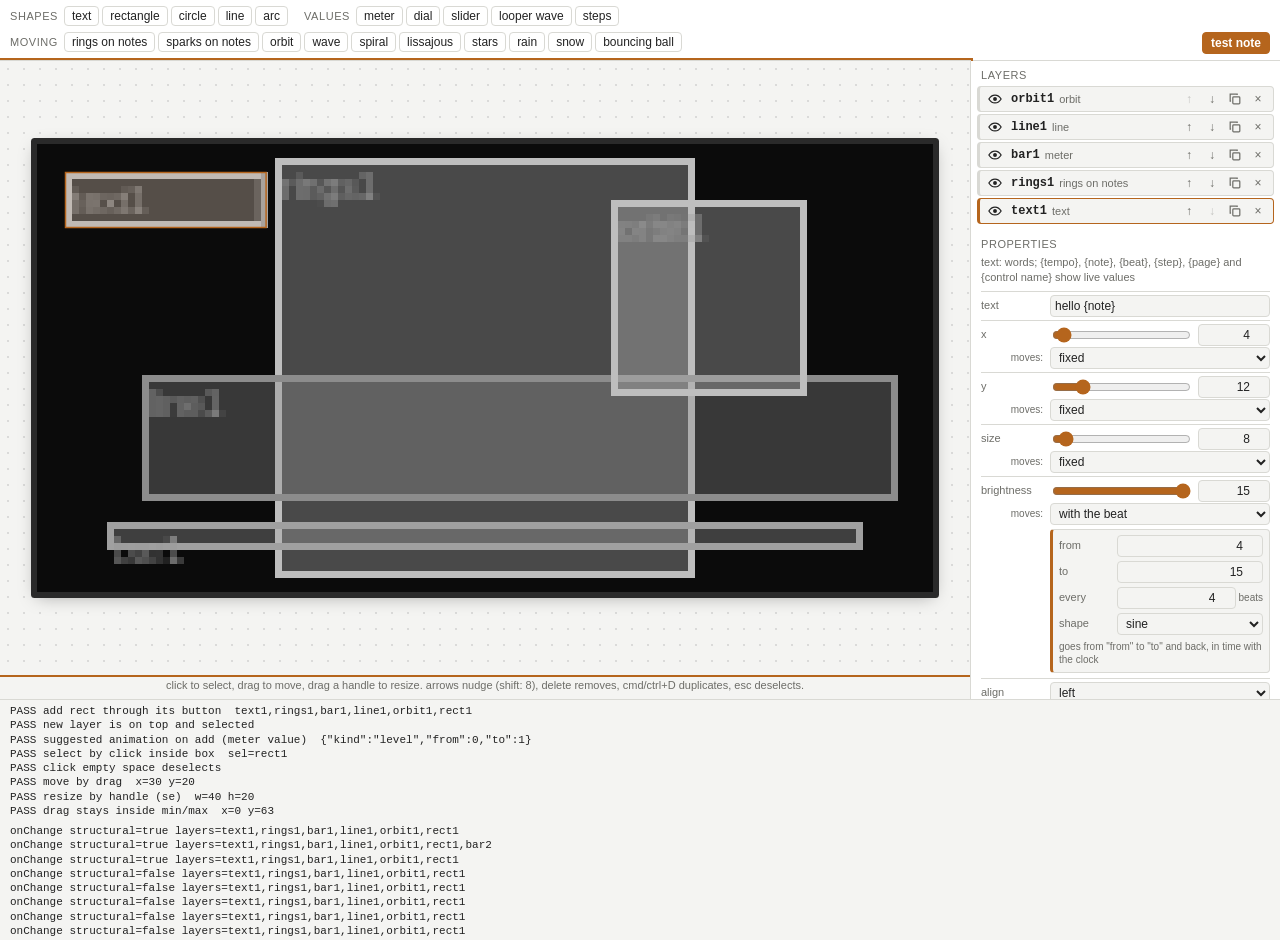
<file: macos/blocks/designer-dev.html>
<!doctype html>
<html lang="en">
<head>
<meta charset="utf-8">
<title>designer dev</title>
<meta name="viewport" content="width=device-width, initial-scale=1">
<link rel="stylesheet" href="./style.css">
<link rel="stylesheet" href="./designer.css">
<style>
  body { display: block; overflow: auto; height: auto; }
  html[data-theme="light"] { --bg:#f4f4f2; --panel:#fff; --line:#d9d9d4; --text:#222; --muted:#6d6d68; --accent:#b5651d; --accent-text:#fff; --ok:#3f8f4f; --bad:#b23b3b; --screen-frame:#2a2a2a; color-scheme: light; }
  html[data-theme="dark"] { --bg:#151515; --panel:#1d1d1d; --line:#333; --text:#ddd; --muted:#8c8c86; --accent:#e0913f; --accent-text:#151515; --ok:#6cbf7b; --bad:#e06c6c; --screen-frame:#0b0b0b; color-scheme: dark; }
  #host { height: 700px; border-bottom: 1px solid var(--line); }
  pre { margin: 0; padding: 4px 10px; font: 11px/1.3 ui-monospace, Menlo, monospace; white-space: pre-wrap; max-height: 120px; overflow: auto; }
</style>
</head>
<body>
<div id="host"></div>
<pre id="check">check pending</pre>
<pre id="log"></pre>
<script src="./designer.js"></script>
<script>
(function () {
  var q = location.search;
  if (/light/.test(q)) document.documentElement.setAttribute('data-theme', 'light');
  if (/dark/.test(q)) document.documentElement.setAttribute('data-theme', 'dark');
  var logEl = document.getElementById('log'), checkEl = document.getElementById('check');
  function log(s) { logEl.textContent += s + '\n'; }

  function A(k, from, to, extra) { var a = { kind: k, from: from, to: to }; for (var n in extra || {}) a[n] = extra[n]; return a; }
  var SAMPLE = { layers: [
    { id: 'text1', type: 'text', props: { text: { v: 'hello {note}' }, x: { v: 4 }, y: { v: 12 }, size: { v: 8 }, align: { v: 'left' },
      level: { v: 15, anim: A('beat', 4, 15, { beats: 4, shape: 'sine' }) }, page: { v: 0 } } },
    { id: 'rings1', type: 'rings', props: { x: { v: 64 }, y: { v: 32 }, r: { v: 30 } } },
    { id: 'bar1', type: 'bar', props: { x: { v: 10 }, y: { v: 54 }, w: { v: 108 }, h: { v: 4 }, value: { v: 0.5, anim: A('level', 0, 1) } } },
    { id: 'line1', type: 'line', props: { x1: { v: 10 }, y1: { v: 48 }, x2: { v: 118 }, y2: { v: 30 }, width: { v: 2 } } },
    { id: 'orbit1', type: 'orbit', props: { x: { v: 96 }, y: { v: 22 }, r: { v: 14 } } }
  ] };

  var d, canvas, ctx, cat;
  function redraw(design) {
    ctx.fillStyle = '#0b0b0b'; ctx.fillRect(0, 0, 128, 64);
    design.layers.forEach(function (l) {
      if (l.hidden) return;
      var b = d.boxOf(l), lv = l.props.level ? l.props.level.v : 8, g = Math.round(40 + lv * 10);
      ctx.fillStyle = 'rgba(' + g + ',' + g + ',' + g + ',0.35)'; ctx.fillRect(b.x, b.y, b.w, b.h);
      ctx.strokeStyle = 'rgb(' + g + ',' + g + ',' + g + ')'; ctx.lineWidth = 1; ctx.strokeRect(b.x + 0.5, b.y + 0.5, Math.max(0, b.w - 1), Math.max(0, b.h - 1));
      ctx.fillStyle = '#9a9a9a'; ctx.font = '5px sans-serif'; ctx.fillText(l.id, b.x + 1, b.y + 6);
    });
  }
  function ready(catalog) {
    cat = catalog;
    d = new VerdandiDesigner(document.getElementById('host'), catalog, {
      onChange: function (design, s) { log('onChange structural=' + s + ' layers=' + design.layers.map(function (l) { return l.id; })); redraw(design); },
      onTestNote: function () { log('onTestNote'); },
      getControls: function () { return ['cutoff', 'filter1 cutoff', 'resonance']; }
    });
    canvas = document.createElement('canvas'); canvas.width = 128; canvas.height = 64;
    canvas.style.cssText = 'width:100%;height:100%;display:block;image-rendering:pixelated';
    d.stage.appendChild(canvas); ctx = canvas.getContext('2d');
    d.setDesign(SAMPLE); redraw(d.getDesign()); d.select('text1');
    if (!/nocheck/.test(q)) setTimeout(selfCheck, 50);
    else checkEl.textContent = 'check skipped';
  }

  function selfCheck() {
    var out = [], bad = 0;
    function t(name, ok, info) { if (!ok) bad++; out.push((ok ? 'PASS ' : 'FAIL ') + name + (info ? '  ' + info : '')); }
    function L(id) { return d.getDesign().layers.filter(function (l) { return l.id === id; })[0]; }
    function ids() { return d.getDesign().layers.map(function (l) { return l.id; }).join(','); }
    var warns = [], ow = console.warn; console.warn = function () { warns.push([].slice.call(arguments).join(' ')); };
    try {
      var n0 = d.getDesign().layers.length;
      d.select(null);
      document.querySelector('.vd-add[data-type="rect"]').click();
      var r = L('rect1');
      t('add rect through its button', !!r && d.getDesign().layers.length === n0 + 1 && r.props.w.v === 30 && r.props.fill.v === 'outlined' && r.props.page.v === 0, ids());
      t('new layer is on top and selected', d.getDesign().layers.slice(-1)[0].id === 'rect1' && d.sel === 'rect1');
      d.addLayer('bar'); t('suggested animation on add (meter value)', L('bar2').props.value.anim && L('bar2').props.value.anim.kind === 'level' && L('bar2').props.value.anim.from === 0 && L('bar2').props.value.anim.to === 1, JSON.stringify(L('bar2').props.value.anim));
      d.removeLayer('bar2');

      d.select(null);
      d.pointerDown(30, 20); d.pointerUp();
      t('select by click inside box', d.sel === 'rect1', 'sel=' + d.sel);
      d.pointerDown(125, 5); d.pointerUp();
      t('click empty space deselects', d.sel === null);
      d.pointerDown(30, 20); d.pointerMove(50, 30); d.pointerUp();
      r = L('rect1');
      t('move by drag', r.props.x.v === 30 && r.props.y.v === 20, 'x=' + r.props.x.v + ' y=' + r.props.y.v);
      d.pointerDown(60, 36); d.pointerMove(70, 40); d.pointerUp();
      r = L('rect1');
      t('resize by handle (se)', r.props.w.v === 40 && r.props.h.v === 20, 'w=' + r.props.w.v + ' h=' + r.props.h.v);
      d.pointerDown(40, 25); d.pointerMove(-500, 900); d.pointerUp();
      r = L('rect1');
      t('drag stays inside min/max', r.props.x.v === 0 && r.props.y.v === 63, 'x=' + r.props.x.v + ' y=' + r.props.y.v);
      d.pointerDown(1, 64); d.pointerMove(31, 21); d.pointerUp();

      // real DOM events on the overlay
      var rect = d.overlay.getBoundingClientRect(), sc = rect.width / 128;
      function ev(type, x, y) { d.overlay.dispatchEvent(new PointerEvent(type, { clientX: rect.left + x * sc, clientY: rect.top + y * sc, bubbles: true, pointerId: 1, button: 0 })); }
      d.select(null);
      var rr = L('rect1'); var cx = rr.props.x.v + 2, cy = rr.props.y.v + 2;
      ev('pointerdown', cx, cy); ev('pointermove', cx + 6, cy + 4); ev('pointerup', cx + 6, cy + 4);
      var r2 = L('rect1');
      t('DOM pointer events move the layer', d.sel === 'rect1' && r2.props.x.v === rr.props.x.v + 6 && r2.props.y.v === rr.props.y.v + 4, 'x=' + r2.props.x.v + ' y=' + r2.props.y.v);

      // animated x: drag and nudge shift from/to
      d.select('rect1');
      d.setAnimKind('rect1', 'x', 'beat');
      var ax = L('rect1').props.x, f0 = ax.anim.from, t0 = ax.anim.to, v0 = ax.v;
      d.pointerDown(v0 + 2, L('rect1').props.y.v + 2); d.pointerMove(v0 + 2 + 5, L('rect1').props.y.v + 2); d.pointerUp();
      ax = L('rect1').props.x;
      t('drag of animated x shifts from/to by the delta', ax.v === v0 + 5 && ax.anim.from === Math.min(127, f0 + 5) && ax.anim.to === Math.min(127, t0 + 5) && ax.anim.from === f0 + 5, JSON.stringify(ax));
      var f1 = ax.anim.from, t1 = ax.anim.to;
      d.area.dispatchEvent(new KeyboardEvent('keydown', { key: 'ArrowLeft', bubbles: true }));
      ax = L('rect1').props.x;
      t('nudge of animated x shifts from/to', ax.v === v0 + 4 && ax.anim.from === Math.max(0, f1 - 1) && ax.anim.to === Math.max(0, t1 - 1), JSON.stringify(ax));
      d.setAnimKind('rect1', 'x', 'fixed');
      d.nudge(-5, 0); d.nudge(5, 0);

      // line move moves both ends
      var l1 = L('line1');
      d.pointerDown(100, 45); d.pointerMove(105, 48); d.pointerUp();
      var l2 = L('line1');
      t('line moves both ends', d.sel === 'line1' && l2.props.x1.v === l1.props.x1.v + 5 && l2.props.x2.v === l1.props.x2.v + 5 && l2.props.y2.v === l1.props.y2.v + 3, JSON.stringify([l2.props.x1.v, l2.props.y1.v, l2.props.x2.v, l2.props.y2.v]));

      // animation
      d.select('rect1');
      var sel = document.querySelector('.vd-prop[data-prop="level"] select.vd-moves');
      sel.value = 'note'; sel.dispatchEvent(new Event('change', { bubbles: true }));
      var a = L('rect1').props.level.anim;
      t('switch to "on each note" prefills from/to/decay', a && a.kind === 'note' && a.from === 8 && a.to === 15 && a.decay === 0.5, JSON.stringify(a));
      var fromIn = document.querySelector('.vd-prop[data-prop="level"] input[data-field="to"]');
      fromIn.value = '12'; fromIn.dispatchEvent(new Event('input', { bubbles: true }));
      t('edit "to" input', L('rect1').props.level.anim.to === 12);
      sel = document.querySelector('.vd-prop[data-prop="level"] select.vd-moves');
      sel.value = 'beat'; sel.dispatchEvent(new Event('change', { bubbles: true }));
      a = L('rect1').props.level.anim;
      t('switch kind keeps from/to, new fields', a.kind === 'beat' && a.from === 8 && a.to === 12 && a.beats === 4 && a.shape === 'sine' && a.decay === undefined, JSON.stringify(a));
      sel = document.querySelector('.vd-prop[data-prop="level"] select.vd-moves');
      sel.value = 'fixed'; sel.dispatchEvent(new Event('change', { bubbles: true }));
      t('back to fixed removes anim', L('rect1').props.level.anim === undefined);
      d.select('dial1'); d.addLayer('dial'); sel = document.querySelector('.vd-prop[data-prop="control"] input.vd-text');
      t('control field has datalist', sel && sel.getAttribute('list') === d.dl.id && d.dl.children.length === 3);

      // keys
      d.select('rect1');
      var x0 = L('rect1').props.x.v;
      d.area.dispatchEvent(new KeyboardEvent('keydown', { key: 'ArrowRight', bubbles: true }));
      d.area.dispatchEvent(new KeyboardEvent('keydown', { key: 'ArrowDown', shiftKey: true, bubbles: true }));
      t('arrow keys nudge (1 px, shift 8)', L('rect1').props.x.v === x0 + 1, 'x ' + x0 + ' -> ' + L('rect1').props.x.v);

      // order, hide, duplicate, remove
      var before = ids();
      d.moveLayer('rect1', -1);
      var after = ids();
      t('reorder (down one)', before !== after && d.getDesign().layers.map(function (l) { return l.id; }).indexOf('rect1') === before.split(',').indexOf('rect1') - 1, after);
      d.moveLayer('rect1', 1);
      d.setHidden('rect1', true);
      t('hide', L('rect1').hidden === true);
      d.select(null); d.pointerDown(30, 20); d.pointerUp();
      t('hidden layer is not picked', d.sel !== 'rect1');
      d.setHidden('rect1', false);
      var nb = d.getDesign().layers.length;
      var dup = d.duplicateLayer('rect1');
      t('duplicate', dup === 'rect2' && d.getDesign().layers.length === nb + 1 && d.sel === 'rect2' && L('rect2').props.x.v !== L('rect1').props.x.v, ids());
      d.area.dispatchEvent(new KeyboardEvent('keydown', { key: 'd', metaKey: true, bubbles: true }));
      t('cmd+D duplicates', !!L('rect3'));
      d.area.dispatchEvent(new KeyboardEvent('keydown', { key: 'Delete', bubbles: true }));
      t('Delete removes the selection', !L('rect3') && d.sel === null);
      d.removeLayer('rect2');
      t('remove', !L('rect2'), ids());
      var ids0 = ids(); d.removeLayer('rect1'); d.removeLayer('dial1');

      // round trip
      var g1 = JSON.stringify(d.getDesign());
      d.setDesign(JSON.parse(g1));
      t('setDesign/getDesign round trip', JSON.stringify(d.getDesign()) === g1);
      var full = d.getDesign().layers[0].props;
      t('getDesign fills every prop + page', ['text', 'x', 'y', 'size', 'level', 'align', 'page'].every(function (k) { return full[k] !== undefined; }));
      // unknown type, sparse props
      warns.length = 0;
      d.setDesign({ layers: [{ id: 'zzz1', type: 'zzz', props: {} }, { type: 'circle', props: { r: { v: 9 } } }, { type: 'circle' }] });
      var g = d.getDesign().layers;
      t('unknown type dropped with a warning, sparse layers filled', g.length === 2 && g[0].id === 'circle1' && g[0].props.r.v === 9 && g[0].props.x.v === 64 && g[1].id === 'circle2' && warns.length === 1, ids() + ' warns=' + warns.length);
      d.setDesign(SAMPLE);
      var cbs = 0; var oc = d.opts.onChange; d.opts.onChange = function () { cbs++; };
      d.setDesign(SAMPLE); t('setDesign does not call onChange', cbs === 0); d.opts.onChange = oc;
      d.select('text1');
      var okSz = d.stage.children.length === 1 && Math.abs(d.stage.getBoundingClientRect().width - 128 * d.scale) < 1 && Math.abs(d.overlay.getBoundingClientRect().width - d.stage.getBoundingClientRect().width) < 1;
      t('stage size ' + d.stage.getBoundingClientRect().width + 'x' + d.stage.getBoundingClientRect().height + ' (scale ' + d.scale + '), overlay aligned', okSz);
    } catch (e) { t('exception', false, String(e && e.stack || e)); }
    console.warn = ow;
    checkEl.textContent = out.join('\n') + '\n' + (bad ? bad + ' FAILED' : 'ALL PASSED');
    document.title = 'check done';
  }

  fetch('./screen.json').then(function (r) { return r.json(); }).then(ready);
})();
</script>
</body>
</html>
</file>
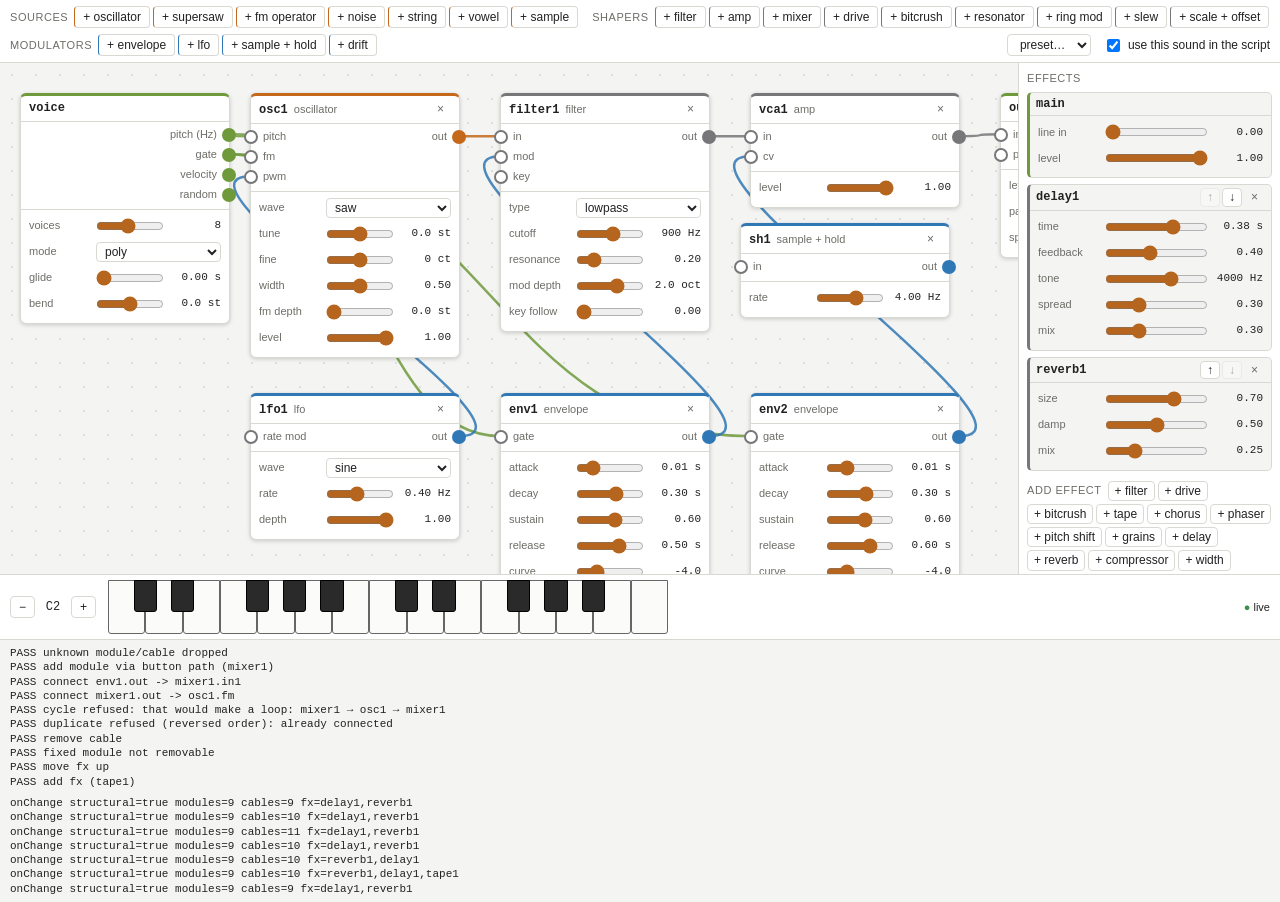
<file: macos/blocks/patcher-dev.html>
<!doctype html>
<html lang="en">
<head>
<meta charset="utf-8">
<title>patcher dev</title>
<meta name="viewport" content="width=device-width, initial-scale=1">
<link rel="stylesheet" href="./style.css">
<link rel="stylesheet" href="./patcher.css">
<style>
  body { display: block; overflow: auto; height: auto; }
  html[data-theme="light"] { --bg:#f4f4f2; --panel:#fff; --line:#d9d9d4; --text:#222; --muted:#6d6d68; --accent:#b5651d; --accent-text:#fff; --ok:#3f8f4f; --bad:#b23b3b; color-scheme: light; }
  html[data-theme="dark"] { --bg:#151515; --panel:#1d1d1d; --line:#333; --text:#ddd; --muted:#8c8c86; --accent:#e0913f; --accent-text:#151515; --ok:#6cbf7b; --bad:#e06c6c; color-scheme: dark; }
  #host { height: 640px; border-bottom: 1px solid var(--line); }
  pre { margin: 0; padding: 6px 10px; font: 11px/1.3 ui-monospace, Menlo, monospace; white-space: pre-wrap; max-height: 150px; overflow: auto; }
</style>
</head>
<body>
<div id="host"></div>
<pre id="check">check pending</pre>
<pre id="log"></pre>
<script src="./patcher.js"></script>
<script>
(function () {
  var q = location.search;
  if (/light/.test(q)) document.documentElement.setAttribute('data-theme', 'light');
  if (/dark/.test(q)) document.documentElement.setAttribute('data-theme', 'dark');
  var logEl = document.getElementById('log'), checkEl = document.getElementById('check');
  function log(s) { logEl.textContent += s + '\n'; }

  var SAMPLE = {
    enabled: true,
    modules: [
      { id: 'voice', type: 'voice', x: 20, y: 30, params: { voices: 8 } },
      { id: 'osc1', type: 'osc', x: 250, y: 30, params: { wave: 2 } },
      { id: 'lfo1', type: 'lfo', x: 250, y: 330, params: { rate: 0.4 } },
      { id: 'filter1', type: 'filter', x: 500, y: 30, params: { cutoff: 900 } },
      { id: 'env1', type: 'env', x: 500, y: 330, params: {} },
      { id: 'vca1', type: 'vca', x: 750, y: 30, params: {} },
      { id: 'env2', type: 'env', x: 750, y: 330, params: { a: 0.01, r: 0.6 } },
      { id: 'out', type: 'out', x: 1000, y: 30, params: { level: 0.5 } },
      { id: 'bogus1', type: 'nope', x: 0, y: 0, params: {} }
    ],
    cables: [
      { from: 'voice.pitch', to: 'osc1.pitch' }, { from: 'voice.gate', to: 'env1.gate' }, { from: 'voice.gate', to: 'env2.gate' },
      { from: 'lfo1.out', to: 'osc1.pwm' }, { from: 'osc1.out', to: 'filter1.in' }, { from: 'env1.out', to: 'filter1.mod' },
      { from: 'filter1.out', to: 'vca1.in' }, { from: 'env2.out', to: 'vca1.cv' }, { from: 'vca1.out', to: 'out.in' },
      { from: 'ghost.out', to: 'out.in' }
    ],
    fx: [{ id: 'delay1', type: 'fx_delay', params: { mix: 0.3 } }, { id: 'reverb1', type: 'fx_reverb', params: {} }],
    main: { input: 0, level: 1 }
  };

  fetch('./weave.json').then(function (r) { return r.json(); }).then(function (catalog) {
    var presets = [{ name: 'sample', about: 'the sample patch', patch: SAMPLE }];
    var p = new VerdandiPatcher(document.getElementById('host'), catalog, {
      presets: presets,
      onChange: function (patch, s) { log('onChange structural=' + s + ' modules=' + patch.modules.length + ' cables=' + patch.cables.length + ' fx=' + patch.fx.map(function (f) { return f.id; })); },
      onParam: function (k, v) { log('onParam ' + k + ' = ' + v); },
      onNote: function (on, n, v) { log('onNote ' + on + ' ' + n + ' ' + v); }
    });
    window.patcher = p;
    p.setPatch(SAMPLE);
    p.setLive(true);
    requestAnimationFrame(function () { p._drawCables(); });

    var out = [];
    function t(name, ok) { out.push((ok ? 'PASS ' : 'FAIL ') + name); }
    var n0 = p.getPatch().modules.length;
    t('unknown module/cable dropped', n0 === 8 && p.getPatch().cables.length === 9);
    var id = p.addModule('mixer');
    t('add module via button path (' + id + ')', id === 'mixer1' && p.getPatch().modules.length === n0 + 1);
    var r = p.connect('env1.out', 'mixer1.in1');
    t('connect env1.out -> mixer1.in1', r.ok && p.getPatch().cables.length === 10);
    var r2 = p.connect('mixer1.out', 'osc1.fm');
    t('connect mixer1.out -> osc1.fm', r2.ok);
    var r3 = p.connect('osc1.out', 'mixer1.in2');   // osc1 -> mixer1 -> osc1.fm : cycle
    t('cycle refused: ' + r3.reason, !r3.ok && r3.loop === true);
    var r4 = p.connect('osc1.fm', 'mixer1.out');     // reversed order works
    t('duplicate refused (reversed order): ' + r4.reason, !r4.ok);
    var cn = p.getPatch().cables.length;
    p.removeCable(cn - 1);
    t('remove cable', p.getPatch().cables.length === cn - 1);
    t('fixed module not removable', p.removeModule('out') === false);
    p.moveFx('reverb1', -1);
    t('move fx up', p.getPatch().fx[0].id === 'reverb1');
    var fid = p.addFx('fx_tape');
    t('add fx (' + fid + ')', fid === 'tape1' && p.getPatch().fx.length === 3);
    var rt = new VerdandiPatcher(document.createElement('div'), catalog, {});
    rt.setPatch(p.getPatch());
    t('getPatch/setPatch round trip', JSON.stringify(rt.getPatch()) === JSON.stringify(p.getPatch()));
    var json = JSON.stringify(p.getPatch());
    checkEl.textContent = out.join('\n') + '\n' + json;
    p.setPatch(SAMPLE); p.setLive(true);  // back to the sample for the screenshot
    p.addModule('sh');
  }).catch(function (e) { checkEl.textContent = 'FAIL load: ' + e; });
})();
</script>
</body>
</html>
</file>
<file: macos/blocks/style.css>
/* the script builder: maiden's dark look, and a light one when the system is light */
@font-face {
  font-family: norns;
  src: url(lib/norns.ttf) format('truetype');
}

:root {
  --bg: #f4f4f2;
  --panel: #ffffff;
  --line: #d9d9d4;
  --text: #222;
  --muted: #6d6d68;
  --accent: #b5651d;
  --accent-text: #fff;
  --ok: #3f8f4f;
  --bad: #b23b3b;
  --screen-frame: #2a2a2a;
  color-scheme: light dark;
}
@media (prefers-color-scheme: dark) {
  :root {
    --bg: #151515;
    --panel: #1d1d1d;
    --line: #333;
    --text: #ddd;
    --muted: #8c8c86;
    --accent: #e0913f;
    --accent-text: #151515;
    --ok: #6cbf7b;
    --bad: #e06c6c;
    --screen-frame: #0b0b0b;
  }
}

* { box-sizing: border-box; }
html, body { height: 100%; margin: 0; }
body {
  display: grid;
  grid-template-rows: auto 1fr auto;
  background: var(--bg);
  color: var(--text);
  font: 13px/1.4 -apple-system, BlinkMacSystemFont, "Helvetica Neue", sans-serif;
}

header {
  display: flex;
  align-items: center;
  gap: 14px;
  padding: 8px 14px;
  border-bottom: 1px solid var(--line);
  background: var(--panel);
}
header .back { color: var(--muted); text-decoration: none; }
header .back::before { content: "\2190  "; }
header .back:hover { color: var(--text); }
header .title { font-weight: 600; letter-spacing: 0.02em; }
header .name { color: var(--muted); display: flex; align-items: center; gap: 6px; }
header input {
  width: 14em;
  padding: 4px 6px;
  border: 1px solid var(--line);
  border-radius: 4px;
  background: var(--bg);
  color: var(--text);
  font: inherit;
  font-family: ui-monospace, Menlo, monospace;
}
header nav { display: flex; gap: 6px; margin-left: auto; }

button {
  padding: 4px 10px;
  border: 1px solid var(--line);
  border-radius: 4px;
  background: var(--panel);
  color: var(--text);
  font: inherit;
  cursor: pointer;
}
button:hover { border-color: var(--muted); }
button:active { transform: translateY(1px); }
button.primary { background: var(--accent); border-color: var(--accent); color: var(--accent-text); font-weight: 600; }
button:focus-visible, input:focus-visible { outline: 2px solid var(--accent); outline-offset: 1px; }

.link { font-size: 12px; color: var(--muted); }
.link::before { content: "\25CF  "; }
.link.on::before { color: var(--ok); }
.link.off::before { color: var(--bad); }

main {
  display: grid;
  grid-template-columns: 1fr 420px;
  min-height: 0;
}
/* the work area: the blocks, or the sound page; the guide floats over it */
.work { position: relative; min-width: 0; min-height: 0; }
#blockly, #patcher, #designer { position: absolute; inset: 0; }
#patcher[hidden], #blockly[hidden], #designer[hidden] { display: none; }
/* the live screen inside the designer: the preview's pixels, scaled up sharp */
.designer-live { display: block; width: 100%; height: 100%; image-rendering: pixelated; background: #000; }
.views { display: flex; gap: 2px; margin-left: 10px; }
.views button { border-radius: 4px 4px 0 0; border-bottom: 2px solid transparent; }
.views button[aria-selected="true"] { border-bottom-color: var(--accent); font-weight: 600; }
.guide-open { background: none; border-color: var(--accent); color: var(--accent); }
.manual-link { color: var(--muted); text-decoration: none; font-size: 13px; }
.manual-link:hover { color: var(--text); }
#grid { display: block; margin: 10px auto 0; width: 321px; height: 161px; cursor: pointer; border-radius: 4px; background: #0b0b0b; }
#grid[hidden] { display: none; }

/* the guide: a card in the corner of the work area */
.guide {
  position: absolute; right: 80px; bottom: 16px; z-index: 50;
  width: min(380px, calc(100% - 32px)); max-height: calc(100% - 32px); overflow: auto;
  padding: 14px 16px; border: 1px solid var(--accent); border-radius: 8px;
  background: var(--panel); color: var(--text); box-shadow: 0 6px 24px rgba(0, 0, 0, 0.35);
}
.guide[hidden] { display: none; }
.guide header { display: flex; align-items: center; gap: 8px; padding: 0; border: 0; background: none; margin-bottom: 6px; }
.guide h2 { margin: 0; font-size: 14px; flex: 1; }
.guide .count { font-size: 12px; color: var(--muted); }
.guide p { margin: 6px 0; line-height: 1.5; }
.guide .step-text b { color: var(--accent); font-weight: 600; }
.guide code { font: 12px ui-monospace, Menlo, monospace; padding: 0 3px; border-radius: 3px; background: var(--bg); }
.guide .done { color: var(--ok); font-weight: 600; }
.guide .waiting { color: var(--muted); font-size: 12px; }
.guide .row { display: flex; gap: 6px; align-items: center; margin-top: 10px; flex-wrap: wrap; }
.guide .row .spacer { flex: 1; }
.guide ol { margin: 6px 0 0; padding-left: 20px; }
.guide li { margin: 4px 0; }
.guide li button { border: 0; background: none; padding: 2px 0; color: var(--text); text-align: left; }
.guide li button:hover { color: var(--accent); }
.guide li.finished button::after { content: "  \2713"; color: var(--ok); }
.guide .close { border: 0; background: none; font-size: 16px; line-height: 1; padding: 2px 6px; }

aside {
  display: grid;
  grid-template-rows: auto 1fr;
  min-height: 0;
  border-left: 1px solid var(--line);
  background: var(--panel);
}

.preview { padding: 12px 14px 8px; border-bottom: 1px solid var(--line); }
.preview-head { display: flex; align-items: center; gap: 10px; margin-bottom: 8px; }
.preview-head h2, .out h2 { margin: 0; font-size: 12px; font-weight: 600; text-transform: uppercase; letter-spacing: 0.06em; color: var(--muted); }
#preview-state { font-size: 12px; color: var(--muted); margin-right: auto; }
#preview-state.running { color: var(--ok); }
#preview-state.error { color: var(--bad); }
#screen {
  display: block;
  width: 384px;
  height: 192px;
  margin: 0 auto;
  border: 6px solid var(--screen-frame);
  border-radius: 4px;
  background: #000;
  image-rendering: pixelated;
}
.controls { display: flex; justify-content: space-between; gap: 8px; margin: 10px auto 0; width: 396px; }
.keys, .encs { display: flex; gap: 6px; }
.keys button { width: 40px; font-family: ui-monospace, Menlo, monospace; }
.enc { display: flex; align-items: center; border: 1px solid var(--line); border-radius: 14px; overflow: hidden; }
.enc span { padding: 0 4px; font-family: ui-monospace, Menlo, monospace; font-size: 12px; color: var(--muted); }
.enc button { border: 0; border-radius: 0; padding: 4px 8px; }
.notes { min-height: 1.4em; margin: 8px 0 0; font-size: 12px; color: var(--muted); font-family: ui-monospace, Menlo, monospace; text-align: center; }

.out { display: grid; grid-template-rows: auto 1fr; min-height: 0; }
.tabs { display: flex; gap: 2px; padding: 8px 14px 0; border-bottom: 1px solid var(--line); }
.tabs button { border: 0; border-bottom: 2px solid transparent; border-radius: 0; background: none; color: var(--muted); }
.tabs button[aria-selected="true"] { color: var(--text); border-bottom-color: var(--accent); }
.tabs .copy { margin-left: auto; }
.pane {
  margin: 0;
  padding: 10px 14px;
  overflow: auto;
  font: 12px/1.45 ui-monospace, Menlo, monospace;
  white-space: pre;
  tab-size: 2;
}
#console .error { color: var(--bad); }
#console .info { color: var(--muted); }

footer { padding: 4px 14px; border-top: 1px solid var(--line); background: var(--panel); color: var(--muted); font-size: 12px; min-height: 1.9em; }
footer.error { color: var(--bad); }
footer.ok { color: var(--ok); }

dialog {
  min-width: 360px;
  max-width: 520px;
  border: 1px solid var(--line);
  border-radius: 8px;
  background: var(--panel);
  color: var(--text);
  padding: 16px 18px;
}
dialog::backdrop { background: rgba(0, 0, 0, 0.45); }
dialog h2 { margin: 0 0 10px; font-size: 14px; }
dialog ul { list-style: none; margin: 0; padding: 0; max-height: 50vh; overflow: auto; }
dialog li button { width: 100%; text-align: left; margin-bottom: 4px; display: flex; justify-content: space-between; gap: 12px; }
dialog li .kind { color: var(--muted); font-size: 12px; }
dialog menu { display: flex; justify-content: flex-end; margin: 12px 0 0; padding: 0; }

@media (max-width: 900px) {
  main { grid-template-columns: 1fr; grid-template-rows: 1fr auto; }
  aside { border-left: 0; border-top: 1px solid var(--line); max-height: 50vh; }
  header { flex-wrap: wrap; }
}
</file>
<file: macos/blocks/designer.css>
/* the screen designer: uses the builder tokens (--bg --panel --line --text --muted --accent --accent-text --ok --bad) */
.vd {
  display: flex; flex-direction: column;
  height: 100%; min-height: 0; min-width: 0;
  background: var(--bg); color: var(--text);
  font: 12px/1.35 -apple-system, BlinkMacSystemFont, "Helvetica Neue", sans-serif;
}
.vd * { box-sizing: border-box; }
.vd button, .vd input, .vd select {
  font: inherit; color: var(--text);
}
.vd button { padding: 2px 8px; border: 1px solid var(--line); border-radius: 4px; background: var(--panel); cursor: pointer; }
.vd button:hover { border-color: var(--muted); }
.vd button:disabled { opacity: 0.35; cursor: default; }
.vd button.primary { background: var(--accent); border-color: var(--accent); color: var(--accent-text); font-weight: 600; }
.vd input, .vd select {
  min-width: 0; padding: 1px 4px; height: 22px; border: 1px solid var(--line); border-radius: 4px; background: var(--bg);
}
.vd input[type=range] { padding: 0; height: 18px; border: 0; background: transparent; accent-color: var(--accent); }
.vd :focus-visible { outline: 2px solid var(--accent); outline-offset: 1px; }

/* toolbar */
.vd-toolbar {
  display: flex; flex-wrap: wrap; align-items: flex-start; gap: 6px 16px;
  padding: 6px 10px; background: var(--panel); border-bottom: 1px solid var(--line);
}
.vd-group { display: flex; align-items: baseline; gap: 6px; min-width: 0; }
.vd-grouplabel { font-size: 11px; text-transform: uppercase; letter-spacing: 0.05em; color: var(--muted); flex: none; }
.vd-addrow { display: flex; flex-wrap: wrap; gap: 3px; }
.vd-add { padding: 1px 7px !important; font-size: 11px; }
.vd-test { margin-left: auto; align-self: center; }

/* body */
.vd-body { flex: 1; display: flex; min-height: 0; }
.vd-main { flex: 1; min-width: 0; display: flex; flex-direction: column; }
.vd-area {
  flex: 1; min-height: 0; display: flex; align-items: center; justify-content: center; padding: 12px;
  overflow: hidden; outline: none;
  background-image: radial-gradient(circle, rgba(128, 128, 128, 0.22) 1px, transparent 1.5px); background-size: 16px 16px;
}
.vd-stagebox {
  position: relative; flex: none; width: 512px; height: 256px; background: #0b0b0b;
  box-shadow: 0 0 0 6px var(--screen-frame, #2a2a2a), 0 4px 18px rgba(0, 0, 0, 0.35);
  border-radius: 1px;
}
.vd-stage { position: absolute; inset: 0; overflow: hidden; }
.vd-stage > canvas { display: block; }
.vd-overlay { position: absolute; left: 0; top: 0; overflow: visible; z-index: 2; touch-action: none; }
.vd-o-sel { fill: rgba(224, 145, 63, 0.08); stroke: var(--accent); stroke-width: 1.5; }
.vd-o-other { fill: none; stroke: rgba(255, 255, 255, 0.35); stroke-width: 1; stroke-dasharray: 4 3; }
.vd-o-other.hot { stroke: rgba(255, 255, 255, 0.8); }
.vd-o-handle { fill: var(--accent); stroke: #0b0b0b; stroke-width: 1; }
.vd-hint { padding: 4px 12px 6px; color: var(--muted); font-size: 11px; text-align: center; }

/* side panel */
.vd-side {
  width: 310px; flex: none; display: flex; flex-direction: column; min-height: 0;
  background: var(--panel); border-left: 1px solid var(--line);
}
.vd-title { padding: 7px 10px 3px; font-size: 11px; text-transform: uppercase; letter-spacing: 0.05em; color: var(--muted); }
.vd-list { flex: none; max-height: 34%; min-height: 40px; overflow: auto; padding: 0 6px 4px; outline: none; }
.vd-row {
  display: flex; align-items: center; gap: 5px; height: 26px; padding: 0 4px; margin-bottom: 2px;
  background: var(--bg); border: 1px solid var(--line); border-left: 3px solid var(--line); border-radius: 4px; cursor: pointer;
}
.vd-row:hover { border-color: var(--muted); }
.vd-row.sel { border-color: var(--accent); border-left-color: var(--accent); }
.vd-row.hidden .vd-rid, .vd-row.hidden .vd-rtype { opacity: 0.45; }
.vd-rid { font-weight: 600; font-family: ui-monospace, Menlo, monospace; flex: none; }
.vd-rtype { color: var(--muted); font-size: 11px; flex: 1; min-width: 0; overflow: hidden; text-overflow: ellipsis; white-space: nowrap; }
.vd-acts { display: flex; gap: 1px; flex: none; }
.vd .vd-ib { width: 22px; height: 20px; padding: 0 !important; display: inline-flex; align-items: center; justify-content: center; border-color: transparent; background: transparent; color: var(--muted); line-height: 1; }
.vd .vd-ib:hover { color: var(--text); background: var(--panel); border-color: var(--line); }
.vd .vd-del:hover { color: var(--bad); }
.vd .vd-eye { color: var(--text); }
.vd-empty { color: var(--muted); font-style: italic; padding: 4px 6px; }
.vd-props { flex: 1; min-height: 0; overflow: auto; padding: 0 10px 12px; }
.vd-about { color: var(--muted); font-size: 11px; margin: 0 0 6px; }
.vd-prop { padding: 3px 0; border-top: 1px solid var(--line); }
.vd-prop:first-of-type { border-top: 0; }
.vd-pline { display: grid; grid-template-columns: 64px 1fr 72px; align-items: center; gap: 5px; min-height: 22px; }
.vd-pline-wide { grid-template-columns: 64px 1fr; }
.vd-plabel { color: var(--muted); font-size: 11px; overflow: hidden; text-overflow: ellipsis; white-space: nowrap; }
.vd-numcell { display: flex; align-items: center; gap: 3px; min-width: 0; }
.vd-num { width: 100%; text-align: right; font-family: ui-monospace, Menlo, monospace; font-size: 11px; }
.vd-units { color: var(--muted); font-size: 10px; flex: none; }
.vd-moveline { display: grid; grid-template-columns: 64px 1fr; align-items: center; gap: 5px; margin-top: 1px; }
.vd-ml { color: var(--muted); font-size: 10px; text-align: right; padding-right: 2px; }
.vd-moves { height: 20px; font-size: 11px; padding: 0 2px; }
.vd-anim { margin: 4px 0 2px 69px; padding: 5px 6px; background: var(--bg); border: 1px solid var(--line); border-left: 3px solid var(--accent); border-radius: 4px; }
.vd-agrid { display: grid; grid-template-columns: 52px 1fr; align-items: center; gap: 4px 6px; }
.vd-al { color: var(--muted); font-size: 11px; }
.vd-anum { width: 100%; font-family: ui-monospace, Menlo, monospace; font-size: 11px; text-align: right; }
.vd-anim .vd-about { margin: 5px 0 0; font-size: 10px; }
</file>
<file: macos/blocks/patcher.css>
/* the patcher: uses the builder tokens (--bg --panel --line --text --muted --accent --accent-text --ok --bad) */
.vp {
  --vp-src: #c4691c;      /* sources: warm */
  --vp-shape: #77777a;    /* shapers: neutral */
  --vp-mod: #2f78b5;      /* modulators: cool */
  --vp-fixed: #6f9a3c;    /* voice outputs */
  --vp-grid: rgba(0, 0, 0, 0.09);
  --vp-key: #fbfbf9;
  --vp-key-black: #2a2a2a;
  --vp-card: var(--panel);
  display: flex; flex-direction: column;
  height: 100%; min-height: 0; min-width: 0;
  background: var(--bg); color: var(--text);
  font: 12px/1.35 -apple-system, BlinkMacSystemFont, "Helvetica Neue", sans-serif;
  outline: none;
}
@media (prefers-color-scheme: dark) {
  :root:not([data-theme="light"]) .vp {
    --vp-src: #e69a4e; --vp-shape: #a5a5a8; --vp-mod: #5aa8e6; --vp-fixed: #96c75c;
    --vp-grid: rgba(255, 255, 255, 0.07);
    --vp-key: #d9d9d4; --vp-key-black: #0e0e0e;
  }
}
:root[data-theme="dark"] .vp {
  --vp-src: #e69a4e; --vp-shape: #a5a5a8; --vp-mod: #5aa8e6; --vp-fixed: #96c75c;
  --vp-grid: rgba(255, 255, 255, 0.07);
  --vp-key: #d9d9d4; --vp-key-black: #0e0e0e;
}
.vp *, .vp *::before, .vp *::after { box-sizing: border-box; }
.vp button, .vp select {
  font: inherit; color: var(--text); background: var(--panel);
  border: 1px solid var(--line); border-radius: 4px; padding: 2px 8px; cursor: pointer;
}
.vp button:hover, .vp select:hover { border-color: var(--muted); }
.vp button:disabled { opacity: 0.35; cursor: default; }
.vp button:focus-visible, .vp select:focus-visible, .vp input:focus-visible { outline: 2px solid var(--accent); outline-offset: 1px; }

/* toolbar */
.vp-toolbar {
  display: flex; flex-wrap: wrap; align-items: center; gap: 6px 14px;
  padding: 6px 10px; background: var(--panel); border-bottom: 1px solid var(--line);
}
.vp-addgroup, .vp-fxadd { display: flex; flex-wrap: wrap; align-items: center; gap: 3px; }
.vp-grouplabel { color: var(--muted); font-size: 11px; text-transform: uppercase; letter-spacing: 0.05em; margin-right: 3px; }
.vp-add { padding: 1px 7px; border-left-width: 3px; }
.vp-add.vp-g-source { border-left-color: var(--vp-src); }
.vp-add.vp-g-shape { border-left-color: var(--vp-shape); }
.vp-add.vp-g-mod { border-left-color: var(--vp-mod); }
.vp-tools { display: flex; align-items: center; gap: 12px; margin-left: auto; }
.vp-enable { display: flex; align-items: center; gap: 5px; cursor: pointer; white-space: nowrap; }
.vp-status {
  display: none; padding: 4px 10px; background: var(--panel); border-bottom: 1px solid var(--line);
  color: var(--text); font-size: 12px;
}
.vp-status.show { display: block; }
.vp-status.bad { color: var(--bad); }

/* patch area */
.vp-body { flex: 1; display: flex; min-height: 0; }
.vp-scroll { flex: 1; min-width: 0; overflow: auto; position: relative; }
.vp-canvas {
  position: relative;
  background-image: radial-gradient(circle, var(--vp-grid) 1px, transparent 1.5px);
  background-size: 24px 24px;
}
.vp-cables { position: absolute; left: 0; top: 0; pointer-events: none; z-index: 0; overflow: visible; }
.vp-cards { position: absolute; left: 0; top: 0; z-index: 1; }
.vp-livesvg { position: absolute; left: 0; top: 0; pointer-events: none; z-index: 4; overflow: visible; }

.vp-card {
  position: absolute; background: var(--vp-card); border: 1px solid var(--line);
  border-radius: 6px; box-shadow: 0 1px 4px rgba(0, 0, 0, 0.18);
  border-top: 3px solid var(--vp-shape); user-select: none; -webkit-user-select: none;
}
.vp-card.vp-g-source { border-top-color: var(--vp-src); }
.vp-card.vp-g-mod { border-top-color: var(--vp-mod); }
.vp-card.vp-g-fixed { border-top-color: var(--vp-fixed); }
.vp-card.dragging { box-shadow: 0 4px 14px rgba(0, 0, 0, 0.35); z-index: 5; }
.vp-head {
  display: flex; align-items: baseline; gap: 6px; padding: 4px 8px;
  cursor: grab; touch-action: none; border-bottom: 1px solid var(--line);
}
.vp-card.dragging .vp-head { cursor: grabbing; }
.vp-id { font-weight: 600; font-family: ui-monospace, Menlo, monospace; }
.vp-type { color: var(--muted); font-size: 11px; flex: 1; min-width: 0; overflow: hidden; text-overflow: ellipsis; white-space: nowrap; }
.vp-head .vp-id { flex: none; }
.vp-card.vp-g-fixed .vp-id { flex: 1; }
.vp-x { padding: 0 6px !important; line-height: 1.2; margin-left: auto; color: var(--muted) !important; border-color: transparent !important; background: transparent !important; font-size: 15px; }
.vp-x:hover { color: var(--bad) !important; }

/* jacks */
.vp-io { padding: 3px 0; }
.vp-iorow { display: flex; justify-content: space-between; min-height: 20px; align-items: center; }
.vp-in, .vp-out { display: flex; align-items: center; gap: 5px; position: relative; min-width: 0; }
.vp-jlabel { color: var(--muted); font-size: 11px; white-space: nowrap; }
.vp-in { padding-left: 12px; }
.vp-out { padding-right: 12px; margin-left: auto; }
.vp-jack {
  position: absolute !important; top: 50%; width: 14px; height: 14px; margin-top: -7px;
  padding: 0 !important; border-radius: 50% !important; touch-action: none; cursor: crosshair;
  background: var(--panel) !important; border: 2px solid var(--vp-shape) !important;
}
.vp-in .vp-jack { left: -7px; }
.vp-out .vp-jack { right: -7px; }
.vp-g-source .vp-outjack { border-color: var(--vp-src) !important; background: var(--vp-src) !important; }
.vp-g-mod .vp-outjack { border-color: var(--vp-mod) !important; background: var(--vp-mod) !important; }
.vp-g-fixed .vp-outjack { border-color: var(--vp-fixed) !important; background: var(--vp-fixed) !important; }
.vp-g-shape .vp-outjack { border-color: var(--vp-shape) !important; background: var(--vp-shape) !important; }
.vp-jack:hover { transform: scale(1.2); }
.vp-jack.armed { box-shadow: 0 0 0 3px var(--accent); }
.vp-wiring .vp-jack.target { box-shadow: 0 0 0 3px var(--ok); transform: scale(1.25); }
.vp-wiring .vp-jack.blocked { opacity: 0.3; }

/* params */
.vp-params { padding: 3px 8px 6px; border-top: 1px solid var(--line); }
.vp-io + .vp-params { margin-top: 1px; }
.vp-param { display: grid; grid-template-columns: 62px 1fr 52px; align-items: center; gap: 5px; height: 26px; }
.vp-plabel { color: var(--muted); font-size: 11px; overflow: hidden; text-overflow: ellipsis; white-space: nowrap; }
.vp-slider { width: 100%; min-width: 0; margin: 0; accent-color: var(--accent); touch-action: pan-y; }
.vp-val { text-align: right; font-size: 11px; font-family: ui-monospace, Menlo, monospace; white-space: nowrap; font-variant-numeric: tabular-nums; }
.vp-opt { grid-column: 2 / 4; width: 100%; padding: 1px 4px !important; min-width: 0; }

/* cables */
.vp-cable-line { fill: none; stroke: var(--vp-shape); stroke-width: 2.5; stroke-linecap: round; opacity: 0.85; }
.vp-c-source .vp-cable-line { stroke: var(--vp-src); }
.vp-c-mod .vp-cable-line { stroke: var(--vp-mod); }
.vp-c-fixed .vp-cable-line { stroke: var(--vp-fixed); }
.vp-cable-hit { fill: none; stroke: transparent; stroke-width: 14; pointer-events: stroke; cursor: pointer; }
.vp-cable:hover .vp-cable-line { stroke-width: 4; opacity: 1; }
.vp-cable.sel .vp-cable-line { stroke-width: 4.5; opacity: 1; stroke-dasharray: 8 5; }
.vp-cable-live { fill: none; stroke: var(--accent); stroke-width: 2.5; stroke-dasharray: 6 4; pointer-events: none; }
.vp-cut {
  display: none; position: absolute; z-index: 6; width: 20px; height: 20px; margin: -10px 0 0 -10px;
  padding: 0 !important; border-radius: 50% !important; line-height: 1; text-align: center;
  background: var(--panel) !important; color: var(--bad) !important; border-color: var(--bad) !important;
}
.vp-cut.show { display: block; }

/* effects rack */
.vp-rack {
  width: 262px; flex: none; overflow: auto; padding: 8px; border-left: 1px solid var(--line);
  background: var(--panel); display: flex; flex-direction: column; gap: 6px;
}
.vp-racktitle { font-size: 11px; text-transform: uppercase; letter-spacing: 0.05em; color: var(--muted); }
.vp-fxcard { background: var(--bg); border: 1px solid var(--line); border-left: 3px solid var(--vp-shape); border-radius: 5px; }
.vp-fxcard.vp-main { border-left-color: var(--vp-fixed); }
.vp-fxhead { display: flex; align-items: center; gap: 4px; padding: 3px 6px; }
.vp-fxbtns { margin-left: auto; display: flex; gap: 2px; }
.vp-fxbtns button { padding: 0 6px !important; }
.vp-fxcard .vp-params { border-top: 1px solid var(--line); }
.vp-fxcard .vp-param { grid-template-columns: 62px 1fr 50px; }
.vp-empty { color: var(--muted); font-style: italic; padding: 4px 0; }
.vp-fxadd { margin-top: 4px; }
.vp-addfx { padding: 1px 6px !important; }

/* bottom bar */
.vp-bar { display: flex; align-items: center; gap: 12px; padding: 5px 10px; background: var(--panel); border-top: 1px solid var(--line); }
.vp-octbtns { display: flex; align-items: center; gap: 4px; }
.vp-oct { min-width: 28px; text-align: center; font-family: ui-monospace, Menlo, monospace; }
.vp-keys { position: relative; height: 54px; flex: 1; max-width: 560px; min-width: 200px; touch-action: none; }
.vp-key {
  position: absolute !important; top: 0; height: 100%; padding: 0 !important; border-radius: 0 0 3px 3px !important;
  background: var(--vp-key) !important; border: 1px solid #666 !important; touch-action: none;
}
.vp-key.black { height: 60%; background: var(--vp-key-black) !important; z-index: 1; border-color: #000 !important; }
.vp-key.down { background: var(--accent) !important; }
.vp-live { margin-left: auto; font-size: 11px; color: var(--muted); }
.vp-live::before { content: "\25CF  "; color: var(--bad); }
.vp-live.on { color: var(--text); }
.vp-live.on::before { color: var(--ok); }
</file>
